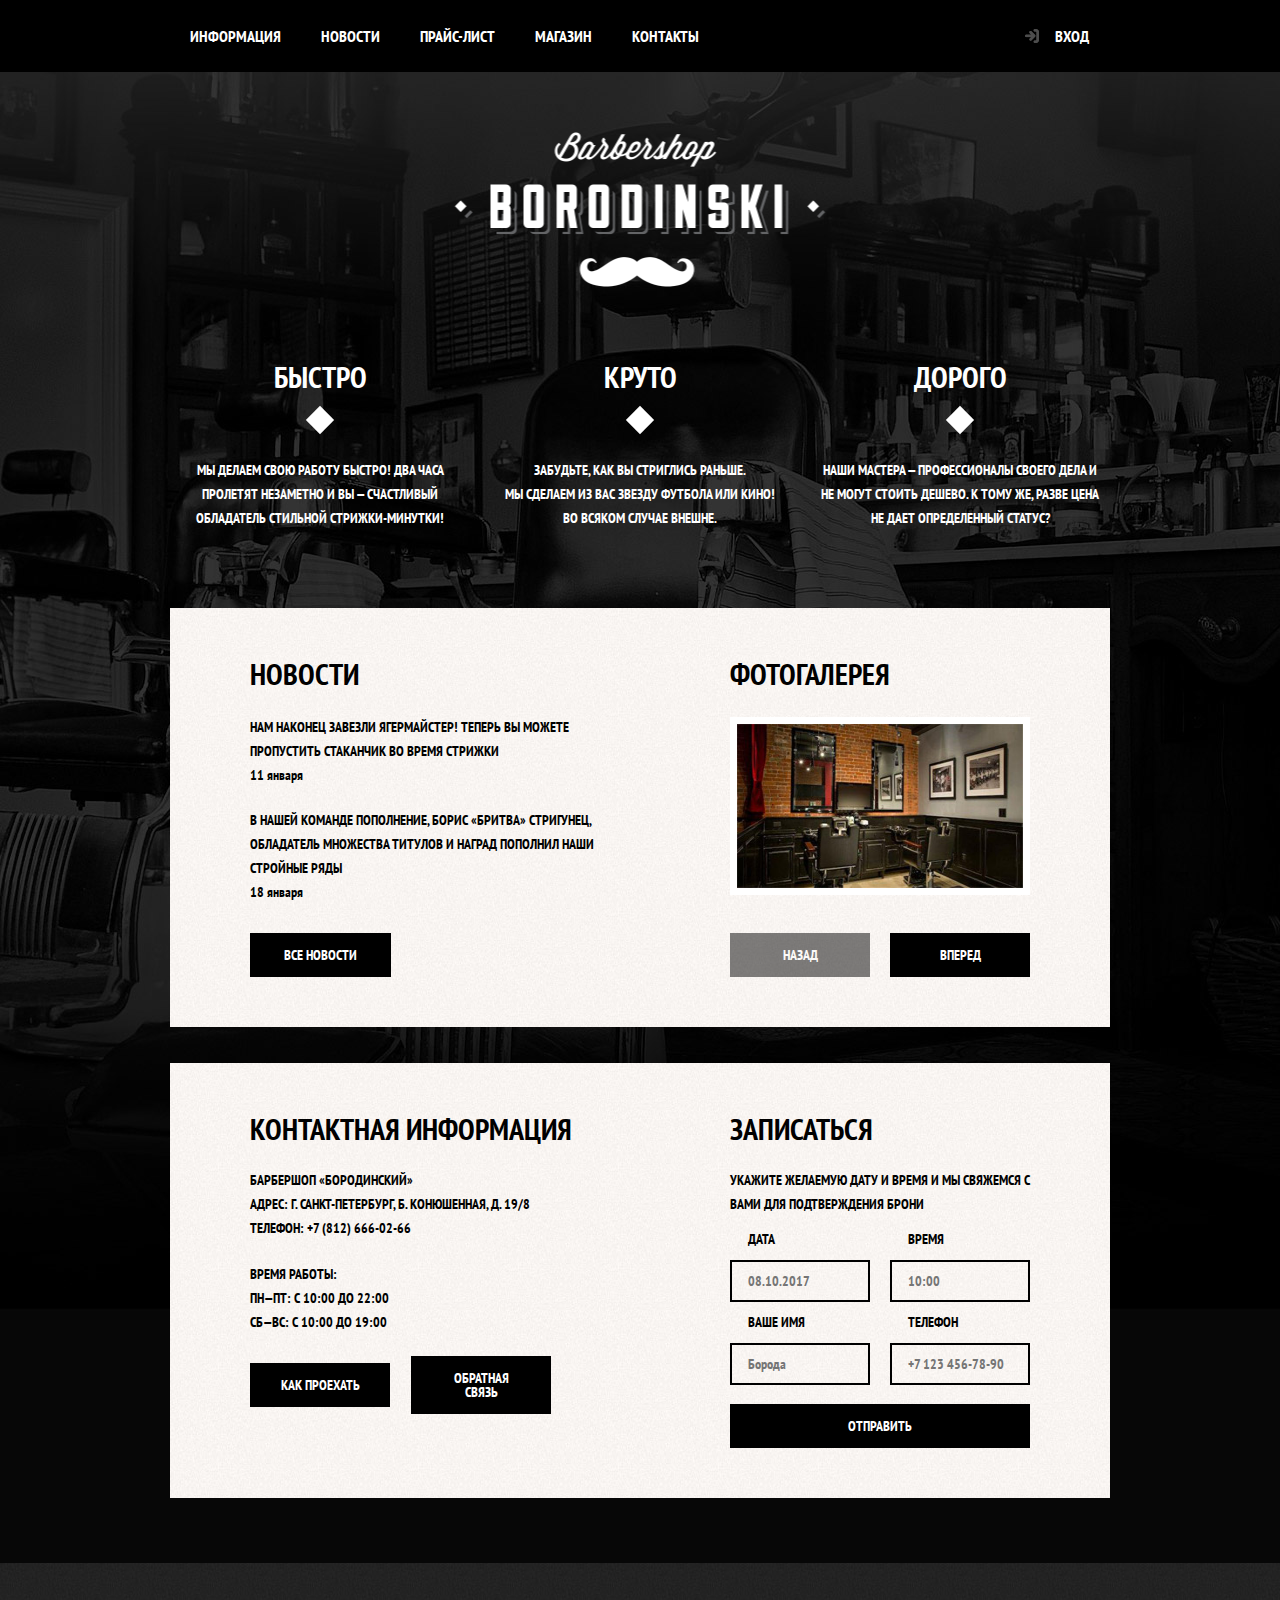
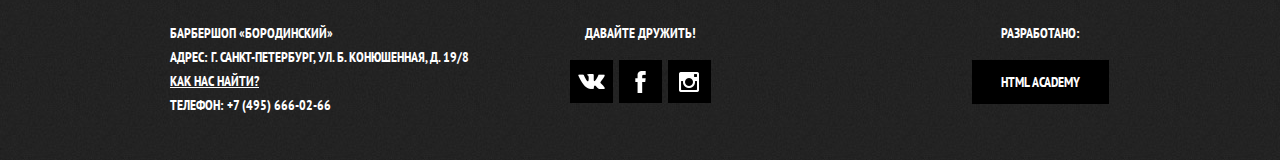
<file: index.html>
<!DOCTYPE html>
<html>
	<head>
		<meta charset="utf-8">
		<title>Barbershop Borodinski</title>
		<link rel="stylesheet" href="css/normalize.css">
		<link rel="stylesheet" href="css/style.css">
		<link href="https://fonts.googleapis.com/css?family=PT+Sans+Narrow:700&amp;subset=cyrillic" rel="stylesheet">
	</head>
	<body class="index-body">
		<!-- Начало шапки -->
		<header class="main-header">
			<div class="main-header-wrapper">
				<div class="container">
					<nav class="header-navigation">
						<ul class="header-navigation-list">
							<li class="header-navigation-item">
								<a href="#" class="header-navigation-link">Информация</a>
							</li>
							<li class="header-navigation-item">
								<a href="#" class="header-navigation-link">Новости</a>
							</li>
							<li class="header-navigation-item">
								<a href="price.html" class="header-navigation-link">Прайс-лист</a>
							</li>
							<li class="header-navigation-item">
								<a href="care_products.html" class="header-navigation-link">Магазин</a>
							</li>
							<li class="header-navigation-item">
								<a href="#" class="header-navigation-link">Контакты</a>
							</li>
						</ul>
					</nav>
					<ul class="user-navigation-list">
						<li class="user-navigation-item login-block">
							<a href="login.html" class="user-login-link popup-link">Вход</a>

							<!-- Начало блока логина -->
							<section class="popup popup-login">
								<h2 class="popup-login-title">Личный кабинет</h2>
								<p>Введите пожалуйста свой логин и пароль</p>
								<form action="https://echo.htmlacademy.ru" method="post" class="popup-login-form">
									<div class="login-field-wrapper">
										<input type="login" name="login" placeholder="Логин">
									</div>
									<div class="password-field-wrapper">
										<input type="password" name="password" placeholder="Пароль">
									</div>
									<input type="checkbox" id="forgot-me" name="forgot-me" class='visually-hidden' checked>
									<div class="login-form-wrapper">
										<label for="forgot-me" class="login-popup-checkbox_label" >Запомните меня</label>
										<a href="#" class="popup-login-forgot_password">Я забыл пароль!</a>
									</div>
									<button type="submit" class="login-form-submit main-button">Войти</button>
								</form>
								<button class="close-popup">Закрыть</button>
							</section>
							<!-- Конец блока логина -->

						</li>
					</ul>
				</div>
			</div>
		</header>
		<!-- Конец шапки -->


		<!-- Начало основного блока -->
		<main class="main-block container">
			<h1 class="visually-hidden">Барбершоп "Бородинский"</h1>
			<img src="img/png/index-logo.png" width="371" height="155" alt="Barbershop Borodinski" class="main-logo">
			<section class="main-features">
				<h2 class="visually-hidden">Преимущества</h2>
				<ul class="features-list">
					<li class="features-item">
						<h3 class="features-item-title">Быстро</h3>
						<p class="features-item-text">Мы делаем свою работу быстро! Два часа пролетят незаметно и вы — счастливый обладатель стильной стрижки-минутки!</p>
					</li>
					<li class="features-item">
						<h3 class="features-item-title">Круто</h3>
						<p class="features-item-text">Забудьте, как вы стриглись раньше.<br> Мы сделаем из вас звезду футбола или кино! Во всяком случае внешне.</p>
					</li>
					<li class="features-item">
						<h3 class="features-item-title">Дорого</h3>
						<p class="features-item-text">Наши мастера — профессионалы своего дела и не могут стоить дешево. К тому же, разве цена не дает определенный статус?</p>
					</li>
				</ul>
			</section>
			<div class="main-wrapper">
				<section class="main-news">
					<h2 class="main-news-title">Новости</h2>
					<ul class="main-news-list">
						<li class="main-news-item">
							<p>Нам наконец завезли Ягермайстер! Теперь вы можете пропустить стаканчик во время стрижки</p>
							<time datetime="2016-01-11">11 января</time>
						</li>
						<li class="main-news-item">
							<p>В нашей команде пополнение, Борис «Бритва» Стригунец, обладатель множества титулов и наград пополнил наши стройные ряды</p>
							<time datetime="2016-01-18">18 января</time>
						</li>
					</ul>
					<a href="#" class="main-news-link main-button">Все новости</a>
				</section>
				<section class="main-gallery">
					<h2 class="main-gallery-title">Фотогалерея</h2>
					<div class="main-gallery-item">
						<a href="#">
							<img src="img/jpg/gallery-item-1.jpg" width="286" height="164" 	alt="Интерьер">
						</a>
					</div>
					<button class="main-gallery-button_prev main-button" disabled>Назад</button>
					<button class="main-gallery-button_next main-button">Вперед</button>
				</section>
			</div>
			<div class="main-wrapper">
				<section class="main-contacts">
					<h2 class="main-contacts-title">Контактная информация</h2>
					<p>
						Барбершоп «Бородинский»<br>
	          Адрес: г. Санкт-Петербург, Б. Конюшенная, д. 19/8<br>
	          Телефон: +7 (812) 666-02-66
	         </p>
					<p>
						Время работы:<br>
	          пн—пт: с 10:00 до 22:00<br>
	          сб—вс: с 10:00 до 19:00
					</p>
					<button class="main-contacts-map main-button">Как проехать</button>
					<button class="main-contacts-feedback main-button">Обратная связь</button>
				</section>
				<section class="main-appointment">
					<h2 class="main-appointment-title">Записаться</h2>
					<p>Укажите желаемую дату и время и мы свяжемся с вами для подтверждения брони</p>
					<form action="https://echo.htmlacademy.ru" method="post" class="main-appointment-form">
						<label>
							<span>Дата</span>
							<input type="text" name="date" placeholder="08.10.2017">
						</label>
						<label>
							<span>Время</span>
							<input type="text" name="time" placeholder="10:00">
						</label>
						<label>
							<span>Ваше имя</span>
							<input type="text" name="name" placeholder="Борода">
						</label>
						<label>
							<span>Телефон</span>
							<input type="tel" name="phone" placeholder="+7 123 456-78-90">
						</label>
						<button type="submit" class="main-appointment-button main-button">Отправить</button>
					</form>
				</section>
			</div>
		</main>
		<!-- Конец основного блока -->


		<!-- Начало подвала -->
		<footer class="main-footer index-footer">
			<div class="main-footer-wrapper">
				<div class="container">
					<p class="footer-contacts">
						Барбершоп «Бородинский»<br>
		        Адрес: г. Санкт-Петербург, ул. Б. Конюшенная, д. 19/8<br>
		        <a href="map.html">Как нас найти?</a><br>
		        Телефон: +7 (495) 666-02-66
					</p>
					<div class="footer-social">
						<h3>Давайте дружить!</h3>
						<ul class="footer-social-list">
							<li class="footer-social-item">
								<a href="#" class="footer-social-link social-vk main-button">Вконтакте</a>
							</li>
							<li class="footer-social-item">
								<a href="#" class="footer-social-link social-fb main-button">Facebook</a>
							</li>
							<li class="footer-social-item">
								<a href="#" class="footer-social-link social-instagram main-button">Instagram</a>
							</li>
						</ul>
					</div>
					<div class="footer-copyrights">
						<h3>Разработано:</h3>
						<a href="https://htmlacademy.ru/" class="footer-copytights-link main-button">HTML Academy</a>
					</div>
				</div>
			</div>
		</footer>
		<!-- Конец подвала -->

		<!-- Начало блока карты -->
		<section class="popup popup-map">
			<h2 class="visually-hidden">Карта</h2>
			<div class="popup-map-block">
				<img class="static-map" src="img/jpg/map.jpg" alt="Карта" width="766" height="560">
				<iframe class="interactive-map" src="https://www.google.com/maps/embed?pb=!1m18!1m12!1m3!1d499.64920900122644!2d30.322824466749204!3d59.938831819223736!2m3!1f0!2f0!3f0!3m2!1i1024!2i768!4f13.1!3m3!1m2!1s0x4696310fca5ba729%3A0xea9c53d4493c879f!2z0JHQvtC70YzRiNCw0Y8g0JrQvtC90Y7RiNC10L3QvdCw0Y8g0YPQuy4sIDE5LCDQodCw0L3QutGCLdCf0LXRgtC10YDQsdGD0YDQsywgMTkxMTg2!5e0!3m2!1sru!2sru!4v1523195289952" width="766" height="560"></iframe>
			</div>
			<button class="close-popup">Закрыть</button>
		</section>
		<!-- Конец блока карты -->
		<div class="block-overlay"></div>

	<script type="text/javascript" src="js/script.js"></script>
	</body>
</html>
</file>
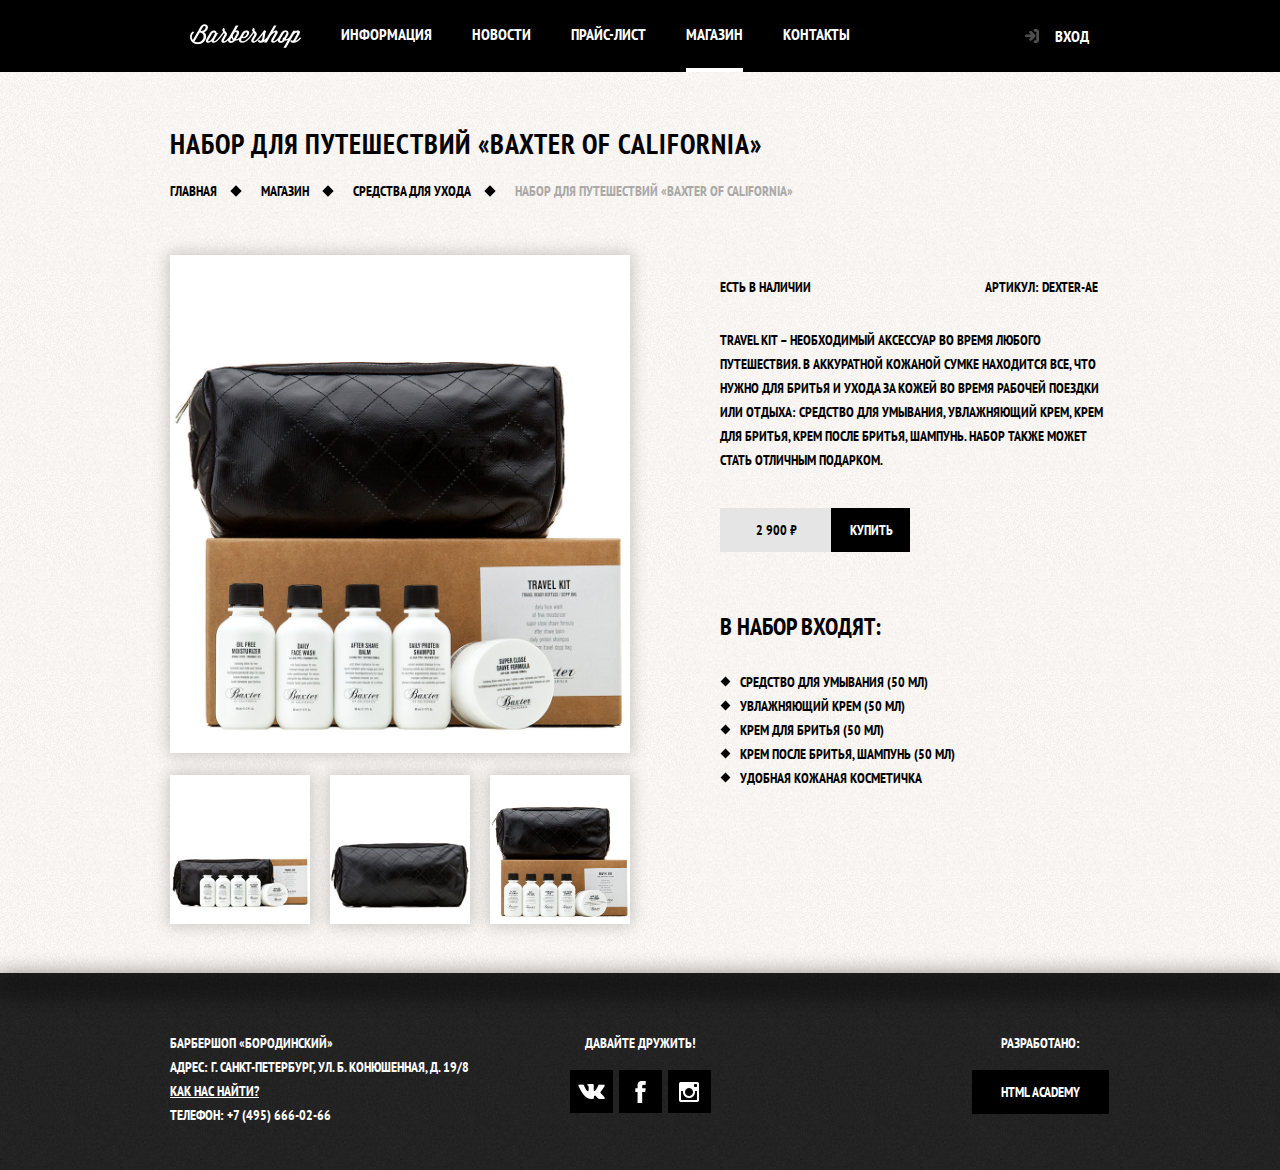
<file: baxter_of_california.html>
<!DOCTYPE html>
<html>
	<head>
		<title>Набор для путешествий «Baxter of California»</title>
		<link rel="stylesheet" href="css/normalize.css">
		<link rel="stylesheet" href="css/style.css">
		<link href="https://fonts.googleapis.com/css?family=PT+Sans+Narrow:700&amp;subset=cyrillic" rel="stylesheet">
	</head>
	<body>
		<!-- Начало шапки -->
		<header class="main-header catalog-header">
			<div class="main-header-wrapper">
				<div class="container">
					<nav class="header-navigation">
						<ul class="header-navigation-list">
							<li class="header-navigation-item">
								<a href="index.html" class="header-navigation-link inner-page-logo">
									<img src="img/png/inner-page-logo.png" alt="Barbershop Borodinski" width="111" height="24">
								</a>
							</li>
							<li class="header-navigation-item">
								<a href="#" class="header-navigation-link">Информация</a>
							</li>
							<li class="header-navigation-item">
								<a href="#" class="header-navigation-link">Новости</a>
							</li>
							<li class="header-navigation-item">
								<a href="#" class="header-navigation-link">Прайс-лист</a>
							</li>
							<li class="header-navigation-item on_page">
							<span class="on_page-mark">Магазин</span>
							</li>
							<li class="header-navigation-item">
								<a href="#" class="header-navigation-link">Контакты</a>
							</li>
						</ul>
					</nav>
					<ul class="user-navigation-list">
						<li class="user-navigation-item login-block">
							<a href="login.html" class="user-login-link popup-link">Вход</a>

							<!-- Начало блока логина -->
							<section class="popup popup-login">
								<h2 class="popup-login-title">Личный кабинет</h2>
								<p>Введите пожалуйста свой логин и пароль</p>
								<form action="https://echo.htmlacademy.ru" method="post" class="popup-login-form">
									<input type="login" name="login" placeholder="Логин">
									<input type="password" name="password" placeholder="Пароль">
									<input type="checkbox" id="forgot-me" name="forgot-me" class='visually-hidden' checked>
									<div class="login-form-wrapper">
										<label for="forgot-me" class="login-popup-checkbox_label" >Запомните меня</label>
										<a href="#" class="popup-login-forgot_password">Я забыл пароль!</a>
									</div>
									<button type="submit" class="login-form-submit main-button">Войти</button>
								</form>
								<button class="close-popup">Закрыть</button>
							</section>
							<!-- Конец блока логина -->

						</li>
					</ul>
				</div>
			</div>
		</header>
		<!-- Конец шапки -->


		<!-- Начало основного блока -->
		<main class="catalog-block">
			<div class="catalog-wrapper container">
				<h1 class="catalog-block-title">Набор для путешествий «Baxter of California»</h1>
				<ul class="catalog-breadcrumbs-list">
					<li class="catalog-breadcrumbs-item">
						<a href="index.html" class="catalog-breadcrumbs-link">Главная</a>
					</li>
					<li class="catalog-breadcrumbs-item">
						<a href="#" class="catalog-breadcrumbs-link">Магазин</a>
					</li>
					<li class="catalog-breadcrumbs-item">
						<a href="care_products.html" class="catalog-breadcrumbs-link">Средства для ухода</a>
					</li>
					<li class="catalog-breadcrumbs-item current">Набор для путешествий «Baxter of California»</li>
				</ul>
				<div class="catalog-gallery-wrapper">
					<section class="catalog-block-gallery">
						<h2 class="visually-hidden">Изображения товара</h2>
						<img src="img/jpg/catalog-img-1.jpg" alt="Фото всего набора" class="gallery-main-image" width="460" height="498">
						<ul class="catalog-gallery-list">
							<li class="catalog-gallery-item">
								<img src="img/jpg/catalog-img-2.jpg" alt="Фото набора" width="140" height="149">
							</li>
							<li class="catalog-gallery-item">
								<img src="img/jpg/catalog-img-3.jpg" alt="Фото сумочки от набора" width="140" height="149">
							</li>
							<li class="catalog-gallery-item">
								<img src="img/jpg/catalog-img-1.jpg" alt="Фото всего набора" width="140" height="149">
							</li>
						</ul>
					</section>
					<section class="catalog-item-information">
						<h2 class="visually-hidden">Описание товара</h2>
						<div class="catalog-available-wrapper">
							<span class="catalog-item-available">Есть в наличии</span>
							<span class="catalog-item-article">Артикул: dexter-ae</span>
						</div>
						<p class="catalog-item-description">Travel Kit – необходимый аксессуар во время любого путешествия. В аккуратной кожаной сумке находится все, что нужно для бритья и ухода за кожей во время рабочей поездки или отдыха: средство для умывания, увлажняющий крем, крем для бритья, крем после бритья, шампунь. Набор также может стать отличным подарком.</p>
						<div class="catalog-item-price_wrapper">
							<span class="catalog-item-price">2 900 ₽</span>
							<button class="catalog-item-buying main-button">Купить</button>
						</div>
						<h3 class="catalog-item-features_title">В набор входят:</h3>
						<ul class="catalog-item-features_list">
							<li class="catalog-item-features_item">Средство для умывания (50 мл)</li>
							<li class="catalog-item-features_item">Увлажняющий крем (50 мл)</li>
							<li class="catalog-item-features_item">Крем для бритья (50 мл)</li>
							<li class="catalog-item-features_item">Крем после бритья, шампунь (50 мл)</li>
							<li class="catalog-item-features_item">Удобная кожаная косметичка</li>
						</ul>
					</section>
				</div>
			</div>
		</main>
		<!-- Конец основного блока -->


		<!-- Начало подвала -->
		<footer class="main-footer">
			<div class="main-footer-wrapper">
				<div class="container">
					<p class="footer-contacts">
						Барбершоп «Бородинский»<br>
		        Адрес: г. Санкт-Петербург, ул. Б. Конюшенная, д. 19/8<br>
		        <a href="map.html">Как нас найти?</a><br>
		        Телефон: +7 (495) 666-02-66
					</p>
					<div class="footer-social">
						<h3>Давайте дружить!</h3>
						<ul class="footer-social-list">
							<li class="footer-social-item">
								<a href="#" class="footer-social-link social-vk main-button">Вконтакте</a>
							</li>
							<li class="footer-social-item">
								<a href="#" class="footer-social-link social-fb main-button">Facebook</a>
							</li>
							<li class="footer-social-item">
								<a href="#" class="footer-social-link social-instagram main-button">Instagram</a>
							</li>
						</ul>
					</div>
					<div class="footer-copyrights">
						<h3>Разработано:</h3>
						<a href="https://htmlacademy.ru/" class="footer-copytights-link main-button">HTML Academy</a>
					</div>
				</div>
			</div>
		</footer>
		<!-- Конец подвала -->

	</body>
</html>
</file>
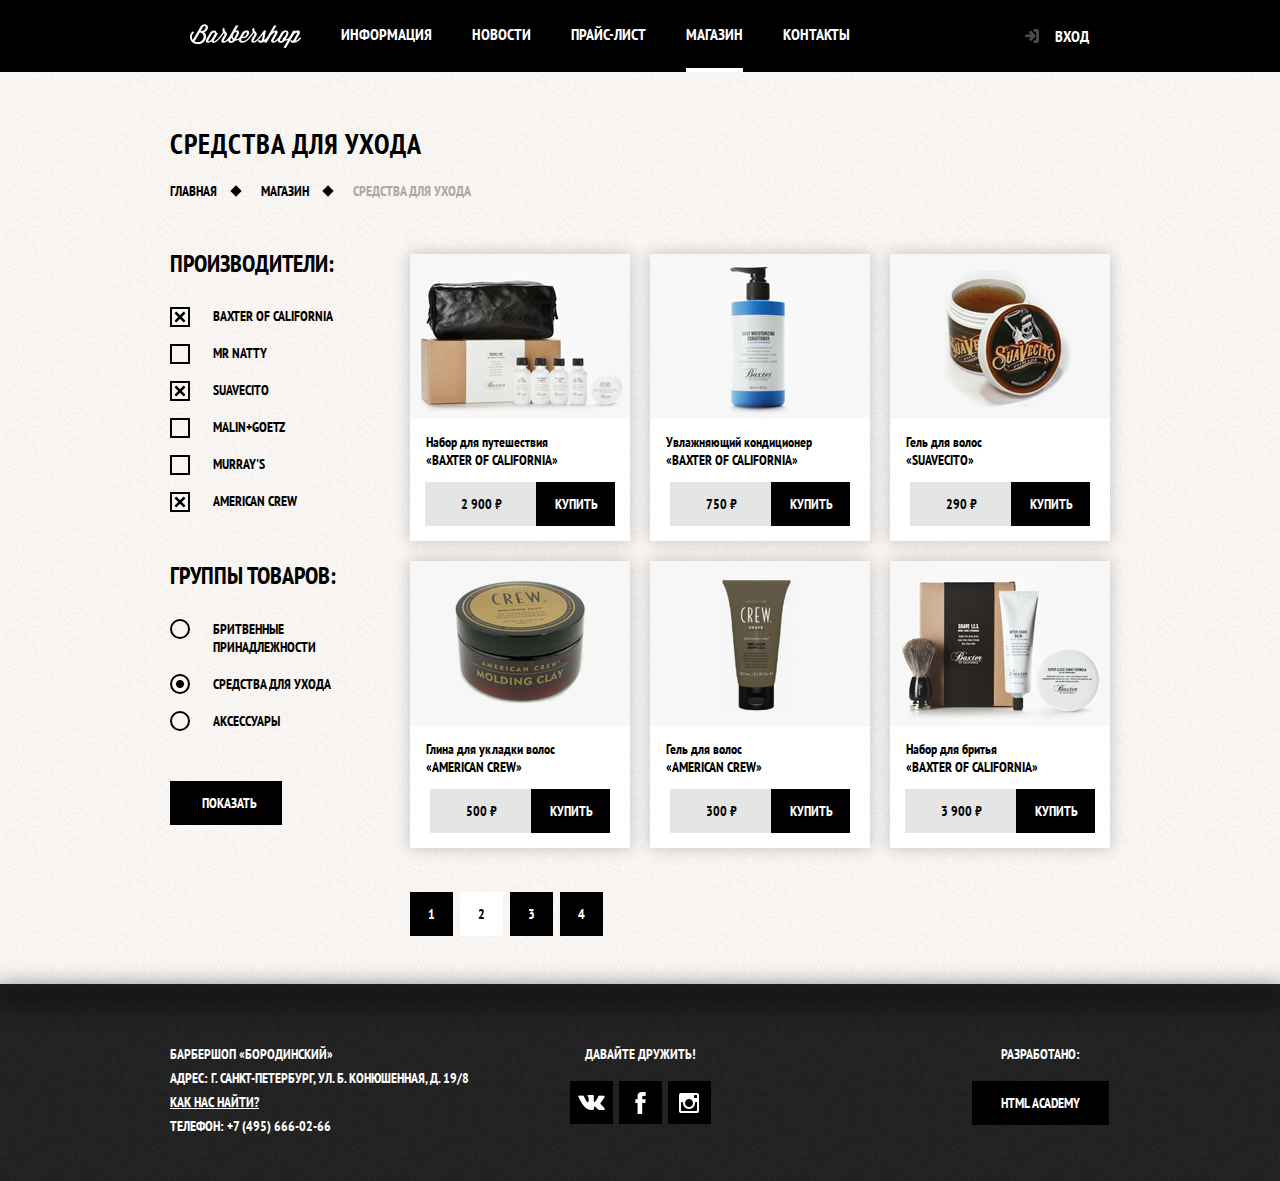
<file: care_products.html>
<!DOCTYPE html>
<html>
	<head>
		<meta charset="utf-8">
		<title>Средства для ухода</title>
		<link rel="stylesheet" href="css/normalize.css">
		<link rel="stylesheet" href="css/style.css">
		<link href="https://fonts.googleapis.com/css?family=PT+Sans+Narrow:700&amp;subset=cyrillic" rel="stylesheet">
	</head>
	<body>
		<!-- Начало шапки -->
		<header class="main-header care_products-header">
			<div class="main-header-wrapper">
				<div class="container">
					<nav class="header-navigation">
						<ul class="header-navigation-list">
							<li class="header-navigation-item">
								<a href="index.html" class="header-navigation-link inner-page-logo">
									<img src="img/png/inner-page-logo.png" alt="Barbershop Borodinski" width="111" height="24">
								</a>
							</li>
							<li class="header-navigation-item">
								<a href="#" class="header-navigation-link">Информация</a>
							</li>
							<li class="header-navigation-item">
								<a href="#" class="header-navigation-link">Новости</a>
							</li>
							<li class="header-navigation-item">
								<a href="price.html" class="header-navigation-link">Прайс-лист</a>
							</li>
							<li class="header-navigation-item on_page">
							<span class="on_page-mark">Магазин</span>
							</li>
							<li class="header-navigation-item">
								<a href="#" class="header-navigation-link">Контакты</a>
							</li>
						</ul>
					</nav>
					<ul class="user-navigation-list">
						<li class="user-navigation-item login-block">
							<a href="login.html" class="user-login-link popup-link">Вход</a>

							<!-- Начало блока логина -->
							<section class="popup popup-login">
								<h2 class="popup-login-title">Личный кабинет</h2>
								<p>Введите пожалуйста свой логин и пароль</p>
								<form action="https://echo.htmlacademy.ru" method="post" class="popup-login-form">
									<input type="login" name="login" placeholder="Логин">
									<input type="password" name="password" placeholder="Пароль">
									<input type="checkbox" id="forgot-me" name="forgot-me" class='visually-hidden' checked>
									<div class="login-form-wrapper">
										<label for="forgot-me" class="login-popup-checkbox_label" >Запомните меня</label>
										<a href="#" class="popup-login-forgot_password">Я забыл пароль!</a>
									</div>
									<button type="submit" class="login-form-submit main-button">Войти</button>
								</form>
								<button class="close-popup">Закрыть</button>
							</section>
							<!-- Конец блока логина -->

						</li>
					</ul>
				</div>
			</div>
		</header>
		<!-- Конец шапки -->


		<!-- Начало основного блока -->
		<main class="catalog-block care_products">
			<div class="catalog-wrapper container">
				<h1 class="catalog-block-title">Средства для ухода</h1>
				<ul class="catalog-breadcrumbs-list">
					<li class="catalog-breadcrumbs-item">
						<a href="index.html" class="catalog-breadcrumbs-link">Главная</a>
					</li>
					<li class="catalog-breadcrumbs-item">
						<a href="#" class="catalog-breadcrumbs-link">Магазин</a>
					</li>
					<li class="catalog-breadcrumbs-item current">Средства для ухода</li>
				</ul>
				<div class="care_products-wrapper">
					<form action="https://echo.htmlacademy.ru" method='post' class="catalog-sort-form">
						<h3 class="sort-manufacturers-title">Производители:</h3>
						<input type="checkbox" id='sort-manufacturers-1' class='visually-hidden' name='baxter-of-california' checked>
						<input type="checkbox" id='sort-manufacturers-2' class='visually-hidden' name='mr-natty'>
						<input type="checkbox" id='sort-manufacturers-3' class='visually-hidden' name='suavecito' checked>
						<input type="checkbox" id='sort-manufacturers-4' class='visually-hidden' name='malin-goetz'>
						<input type="checkbox" id='sort-manufacturers-5' class='visually-hidden' name='murrays'>
						<input type="checkbox" id='sort-manufacturers-6' class='visually-hidden' name='american-crew' checked>
						<div class="sort-manufacturers-wrapper">
							<label for="sort-manufacturers-1">Baxter of California</label>
							<label for="sort-manufacturers-2">Mr Natty</label>
							<label for="sort-manufacturers-3">Suavecito</label>
							<label for="sort-manufacturers-4">Malin+Goetz</label>
							<label for="sort-manufacturers-5">Murray's</label>
							<label for="sort-manufacturers-6">American Crew</label>
						</div>
						<h3 class="sort-group-title">Группы товаров:</h3>
						<input type="radio" name='sort-group' id='sort-group-1' class='visually-hidden' value='razors'>
						<input type="radio" name='sort-group' id='sort-group-2' class='visually-hidden' value='care' checked>
						<input type="radio" name='sort-group' id='sort-group-3' class='visually-hidden' value='accessories'>
						<div class="sort-group-wrapper">
							<label for="sort-group-1">Бритвенные принадлежности</label>
							<label for="sort-group-2">Средства для ухода</label>
							<label for="sort-group-3">Аксессуары</label>
						</div>
						<button type='submit' class="main-button sort-products-apply">Показать</button>
					</form>
					<section class="catalog-products-block">
						<ul class="catalog-products-list">
							<li class="catalog-products-item">
								<img src="img/jpg/care_products/products-1.jpg" alt="Набор для путешествия «Baxter of California»" class="catalog-products-image" width="220" height="165">
								<p class="catalog-products-title">
									<a href='baxter_of_california.html'>Набор для путешествия<span>«Baxter of California»</span></a>
								</p>
							<div class="catalog-item-price_wrapper">
								<span class="catalog-item-price">2 900 ₽</span>
								<button class="catalog-item-buying main-button">Купить</button>
							</div>
							</li>
							<li class="catalog-products-item">
								<img src="img/jpg/care_products/products-2.jpg" alt="Увлажняющий кондиционер «Baxter of California»" class="catalog-products-image" width="220" height="165">
								<p class="catalog-products-title">
									<a href='#'>Увлажняющий кондиционер<span>«Baxter of California»</span></a>
								</p>
							<div class="catalog-item-price_wrapper">
								<span class="catalog-item-price">750 ₽</span>
								<button class="catalog-item-buying main-button">Купить</button>
							</div>
							</li>
							<li class="catalog-products-item">
								<img src="img/jpg/care_products/products-3.jpg" alt="Гель для волос «Suavecito»" class="catalog-products-image" width="220" height="165">
								<p class="catalog-products-title">
									<a href='#'>Гель для волос<span>«Suavecito»</span></a>
								</p>
							<div class="catalog-item-price_wrapper">
								<span class="catalog-item-price">290 ₽</span>
								<button class="catalog-item-buying main-button">Купить</button>
							</div>
							</li>
							<li class="catalog-products-item">
								<img src="img/jpg/care_products/products-4.jpg" alt="Глина для укладки волос «American Crew»" class="catalog-products-image" width="220" height="165">
								<p class="catalog-products-title">
									<a href='#'>Глина для укладки волос<span>«American Crew»</span></a>
								</p>
							<div class="catalog-item-price_wrapper">
								<span class="catalog-item-price">500 ₽</span>
								<button class="catalog-item-buying main-button">Купить</button>
							</div>
							</li>
							<li class="catalog-products-item">
								<img src="img/jpg/care_products/products-5.jpg" alt="Гель для волос «American Crew»" class="catalog-products-image" width="220" height="165">
								<p class="catalog-products-title">
									<a href='#'>Гель для волос<span>«American Crew»</span></a>
								</p>
							<div class="catalog-item-price_wrapper">
								<span class="catalog-item-price">300 ₽</span>
								<button class="catalog-item-buying main-button">Купить</button>
							</div>
							</li>
							<li class="catalog-products-item">
								<img src="img/jpg/care_products/products-6.jpg" alt="Набор для бритья «Baxter of California»" class="catalog-products-image" width="220" height="165">
								<p class="catalog-products-title">
									<a href='#'>Набор для бритья<span>«Baxter of California»</span></a>
								</p>
							<div class="catalog-item-price_wrapper">
								<span class="catalog-item-price">3 900 ₽</span>
								<button class="catalog-item-buying main-button">Купить</button>
							</div>
							</li>
						</ul>
						<ul class="products-pages-list">
							<li class="products-pages-item main-button">
								<a href="#" class="products-pages-link">1</a>
							</li>
							<li class="products-pages-item main-button current">2</li>
							<li class="products-pages-item main-button">
								<a href="#" class="products-pages-link">3</a>
							</li>
							<li class="products-pages-item main-button">
								<a href="#" class="products-pages-link">4</a>
							</li>
						</ul>
					</section>
				</div>
			</div>
		</main>
		<!-- Конец основного блока -->


		<!-- Начало подвала -->
		<footer class="main-footer">
			<div class="main-footer-wrapper">
				<div class="container">
					<p class="footer-contacts">
						Барбершоп «Бородинский»<br>
		        Адрес: г. Санкт-Петербург, ул. Б. Конюшенная, д. 19/8<br>
		        <a href="map.html">Как нас найти?</a><br>
		        Телефон: +7 (495) 666-02-66
					</p>
					<div class="footer-social">
						<h3>Давайте дружить!</h3>
						<ul class="footer-social-list">
							<li class="footer-social-item">
								<a href="#" class="footer-social-link social-vk main-button">Вконтакте</a>
							</li>
							<li class="footer-social-item">
								<a href="#" class="footer-social-link social-fb main-button">Facebook</a>
							</li>
							<li class="footer-social-item">
								<a href="#" class="footer-social-link social-instagram main-button">Instagram</a>
							</li>
						</ul>
					</div>
					<div class="footer-copyrights">
						<h3>Разработано:</h3>
						<a href="https://htmlacademy.ru/" class="footer-copytights-link main-button">HTML Academy</a>
					</div>
				</div>
			</div>
		</footer>
		<!-- Конец подвала -->
		
	</body>
</html>
</file>
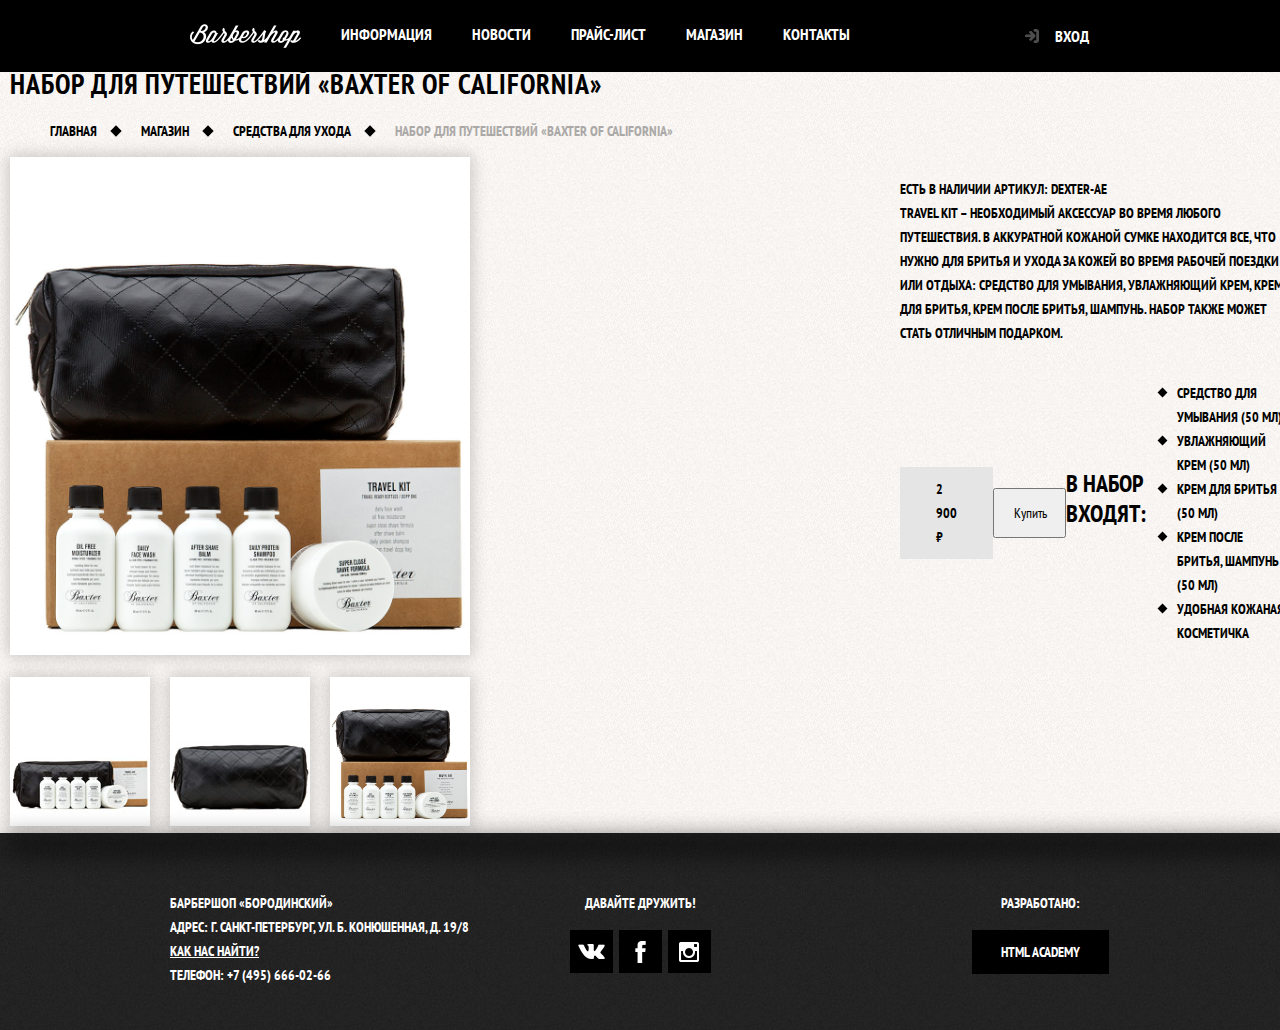
<file: catalog.html>
<!DOCTYPE html>
<html>
	<head>
		<title>Barbershop Borodinski</title>
		<link rel="stylesheet" href="css/normalize.css">
		<link rel="stylesheet" href="css/style.css">
		<link href="https://fonts.googleapis.com/css?family=PT+Sans+Narrow:700&amp;subset=cyrillic" rel="stylesheet">
	</head>
	<body>
		<!-- Начало шапки -->
		<header class="main-header">
			<div class="main-header-wrapper">
				<div class="container">
					<nav class="header-navigation">
						<ul class="header-navigation-list">
							<li class="header-navigation-item">
								<a href="index.html" class="header-navigation-link inner-page-logo">
									<img src="img/png/inner-page-logo.png" alt="Barbershop Borodinski" width="111" height="24">
								</a>
							</li>
							<li class="header-navigation-item">
								<a href="#" class="header-navigation-link">Информация</a>
							</li>
							<li class="header-navigation-item">
								<a href="#" class="header-navigation-link">Новости</a>
							</li>
							<li class="header-navigation-item">
								<a href="#" class="header-navigation-link">Прайс-лист</a>
							</li>
							<li class="header-navigation-item">
								<a href="#" class="header-navigation-link">Магазин</a>
							</li>
							<li class="header-navigation-item">
								<a href="#" class="header-navigation-link">Контакты</a>
							</li>
						</ul>
					</nav>
					<ul class="user-navigation-list">
						<li class="user-navigation-item login-block">
							<a href="login.html" class="user-login-link popup-link">Вход</a>

							<!-- Начало блока логина -->
							<section class="popup popup-login">
								<h2 class="popup-login-title">Личный кабинет</h2>
								<p>Введите пожалуйста свой логин и пароль</p>
								<form action="https://echo.htmlacademy.ru" method="post" class="popup-login-form">
									<input type="login" name="login" placeholder="Логин">
									<input type="password" name="password" placeholder="Пароль">
									<input type="checkbox" id="forgot-me" name="forgot-me" class='visually-hidden' checked>
									<div class="login-form-wrapper">
										<label for="forgot-me" class="login-popup-checkbox_label" >Запомните меня</label>
										<a href="#" class="popup-login-forgot_password">Я забыл пароль!</a>
									</div>
									<button type="submit" class="login-form-submit main-button">Войти</button>
								</form>
								<button class="close-popup">Закрыть</button>
							</section>
							<!-- Конец блока логина -->

						</li>
					</ul>
				</div>
			</div>
		</header>
		<!-- Конец шапки -->


		<!-- Начало основного блока -->
		<main class="catalog-block container">
			<h1 class="catalog-block-title">Набор для путешествий «Baxter of California»</h1>
			<ul class="catalog-breadcrumbs">
				<li class="catalog-breadcrumbs-item">
					<a href="index.html" class="catalog-breadcrumbs-link">Главная</a>
				</li>
				<li class="catalog-breadcrumbs-item">
					<a href="#" class="catalog-breadcrumbs-link">Магазин</a>
				</li>
				<li class="catalog-breadcrumbs-item">
					<a href="#" class="catalog-breadcrumbs-link">Средства для ухода</a>
				</li>
				<li class="catalog-breadcrumbs-item current">Набор для путешествий «Baxter of California»</li>
			</ul>
			<div class="catalog-gallery-wrapper">
				<section class="catalog-block-gallery">
					<img src="img/jpg/catalog-img-1.jpg" alt="Фото всего набора" class="gallery-main-image" width="460" height="498">
					<ul class="catalog-gallery-list">
						<li class="catalog-gallery-item">
							<img src="img/jpg/catalog-img-2.jpg" alt="Фото набора" width="140" height="149">
						</li>
						<li class="catalog-gallery-item">
							<img src="img/jpg/catalog-img-3.jpg" alt="Фото сумочки от набора" width="140" height="149">
						</li>
						<li class="catalog-gallery-item">
							<img src="img/jpg/catalog-img-1.jpg" alt="Фото всего набора" width="140" height="149">
						</li>
					</ul>
				</section>
				<section class="catalog-item-information">
					<span class="catalog-item-available">Есть в наличии</span>
					<span class="catalog-item-article">Артикул: dexter-ae</span>
					<p class="catalog-item-description">Travel Kit – необходимый аксессуар во время любого путешествия. В аккуратной кожаной сумке находится все, что нужно для бритья и ухода за кожей во время рабочей поездки или отдыха: средство для умывания, увлажняющий крем, крем для бритья, крем после бритья, шампунь. Набор также может стать отличным подарком.</p>
					<div class="catalog-item-price_wrapper">
						<span class="catalog-item-price">2 900 ₽</span>
						<button class="catalog-item-buying">Купить</button>
						<h3 class="catalog-item-features_title">В набор входят:</h3>
						<ul class="catalog-item-features_list">
							<li class="catalog-item-features_item">Средство для умывания (50 мл)</li>
							<li class="catalog-item-features_item">Увлажняющий крем (50 мл)</li>
							<li class="catalog-item-features_item">Крем для бритья (50 мл)</li>
							<li class="catalog-item-features_item">Крем после бритья, шампунь (50 мл)</li>
							<li class="catalog-item-features_item">Удобная кожаная косметичка</li>
						</ul>
					</div>
				</section>
			</div>
		</main>
		<!-- Конец основного блока -->


		<!-- Начало подвала -->
		<footer class="main-footer">
			<div class="main-footer-wrapper">
				<div class="container">
					<p class="footer-contacts">
						Барбершоп «Бородинский»<br>
		        Адрес: г. Санкт-Петербург, ул. Б. Конюшенная, д. 19/8<br>
		        <a href="map.html">Как нас найти?</a><br>
		        Телефон: +7 (495) 666-02-66
					</p>
					<div class="footer-social">
						<h3>Давайте дружить!</h3>
						<ul class="footer-social-list">
							<li class="footer-social-item">
								<a href="#" class="footer-social-link social-vk main-button">Вконтакте</a>
							</li>
							<li class="footer-social-item">
								<a href="#" class="footer-social-link social-fb main-button">Facebook</a>
							</li>
							<li class="footer-social-item">
								<a href="#" class="footer-social-link social-instagram main-button">Instagram</a>
							</li>
						</ul>
					</div>
					<div class="footer-copyrights">
						<h3>Разработано:</h3>
						<a href="https://htmlacademy.ru/" class="footer-copytights-link main-button">HTML Academy</a>
					</div>
				</div>
			</div>
		</footer>
		<!-- Конец подвала -->

	</body>
</html>
</file>
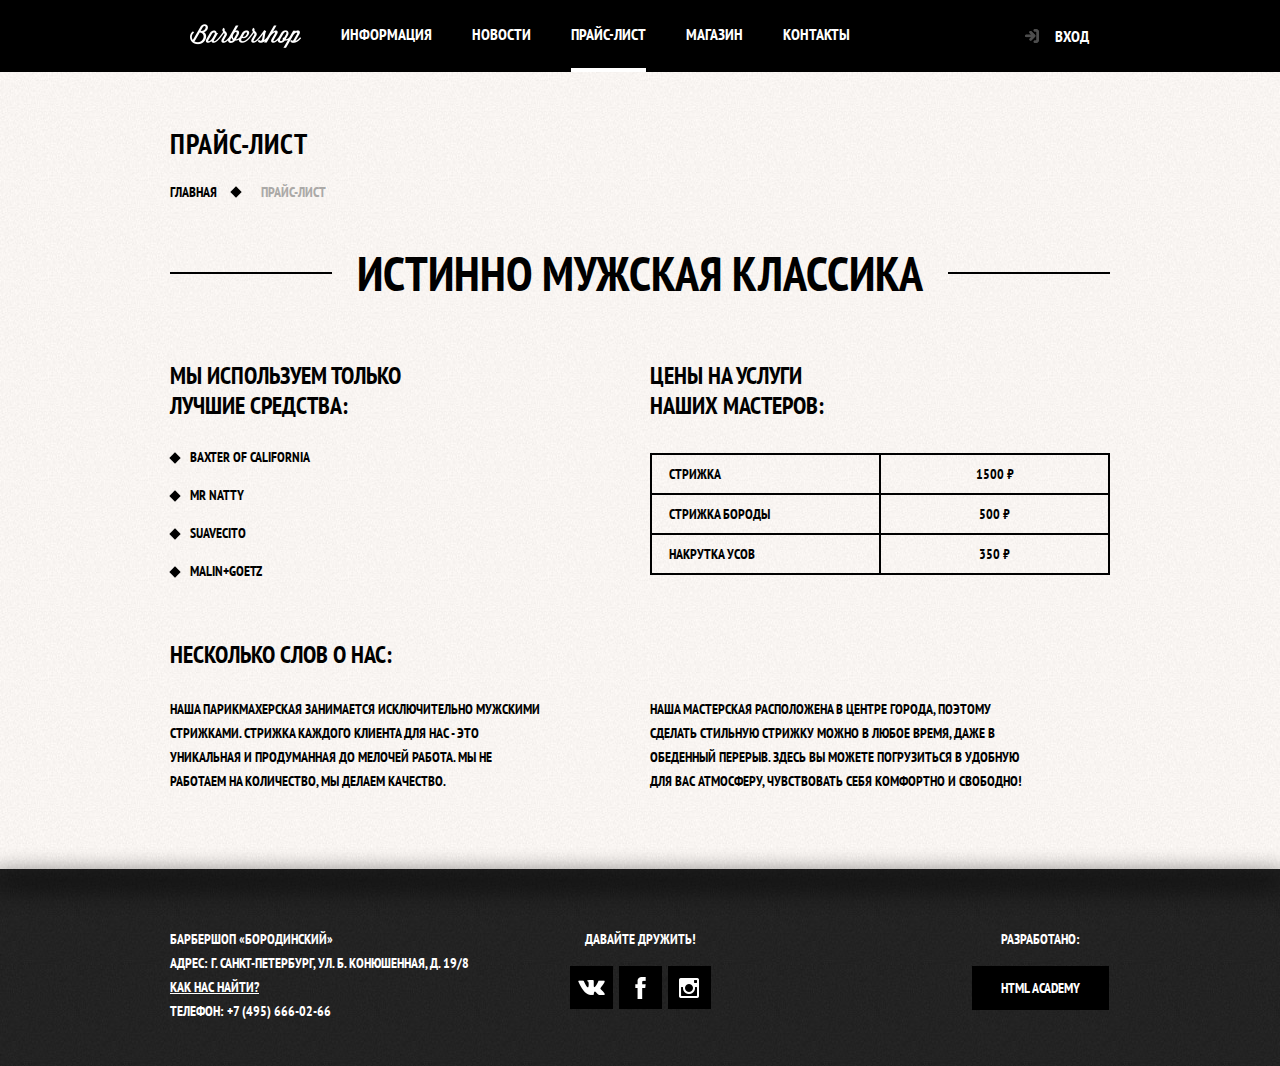
<file: price.html>
<!DOCTYPE html>
<html>
	<head>
		<meta charset="utf-8">
		<title>Средства для ухода</title>
		<link rel="stylesheet" href="css/normalize.css">
		<link rel="stylesheet" href="css/style.css">
		<link href="https://fonts.googleapis.com/css?family=PT+Sans+Narrow:700&amp;subset=cyrillic" rel="stylesheet">
	</head>
	<body>
		<!-- Начало шапки -->
		<header class="main-header care_products-header">
			<div class="main-header-wrapper">
				<div class="container">
					<nav class="header-navigation">
						<ul class="header-navigation-list">
							<li class="header-navigation-item">
								<a href="index.html" class="header-navigation-link inner-page-logo">
									<img src="img/png/inner-page-logo.png" alt="Barbershop Borodinski" width="111" height="24">
								</a>
							</li>
							<li class="header-navigation-item">
								<a href="#" class="header-navigation-link">Информация</a>
							</li>
							<li class="header-navigation-item">
								<a href="#" class="header-navigation-link">Новости</a>
							</li>
							<li class="header-navigation-item on_page">
								<span class="on_page-mark">Прайс-лист</span>
							</li>
							<li class="header-navigation-item">
								<a href="care_products.html" class="header-navigation-link">Магазин</a>
							</li>
							<li class="header-navigation-item">
								<a href="#" class="header-navigation-link">Контакты</a>
							</li>
						</ul>
					</nav>
					<ul class="user-navigation-list">
						<li class="user-navigation-item login-block">
							<a href="login.html" class="user-login-link popup-link">Вход</a>

							<!-- Начало блока логина -->
							<section class="popup popup-login">
								<h2 class="popup-login-title">Личный кабинет</h2>
								<p>Введите пожалуйста свой логин и пароль</p>
								<form action="https://echo.htmlacademy.ru" method="post" class="popup-login-form">
									<input type="login" name="login" placeholder="Логин">
									<input type="password" name="password" placeholder="Пароль">
									<input type="checkbox" id="forgot-me" name="forgot-me" class='visually-hidden' checked>
									<div class="login-form-wrapper">
										<label for="forgot-me" class="login-popup-checkbox_label" >Запомните меня</label>
										<a href="#" class="popup-login-forgot_password">Я забыл пароль!</a>
									</div>
									<button type="submit" class="login-form-submit main-button">Войти</button>
								</form>
								<button class="close-popup">Закрыть</button>
							</section>
							<!-- Конец блока логина -->

						</li>
					</ul>
				</div>
			</div>
		</header>
		<!-- Конец шапки -->


		<!-- Начало основного блока -->
		<main class="catalog-block price-page">
			<div class="catalog-wrapper container">
				<h1 class="price-page-title">Прайс-лист</h1>
				<ul class="catalog-breadcrumbs-list">
					<li class="catalog-breadcrumbs-item">
						<a href="index.html" class="catalog-breadcrumbs-link">Главная</a>
					</li>
					<li class="catalog-breadcrumbs-item current">Прайс-лист</li>
				</ul>
				<div class="price-title-wrapper">
					<h2 class="price-title-text">Истинно мужская классика</h2>
				</div>
				<div class="price-blocks-wrapper">
					<section class="price-care-block">
						<h3 class="price-care-title">Мы используем только лучшие средства:</h3>
						<ul class="price-care-list">
							<li class="price-care-item">Baxter of California</li>
							<li class="price-care-item">Mr Natty</li>
							<li class="price-care-item">Suavecito</li>
							<li class="price-care-item">Malin+Goetz</li>
						</ul>
					</section>
					<section class="price-offer-info">
						<h3 class="price-offer-title">Цены на услуги наших мастеров:</h3>
						<table class="price-offer-table">
							<tr>
								<td>Стрижка</td>
								<td>1500 ₽</td>
							</tr>
							<tr>
								<td>Стрижка бороды</td>
								<td>500 ₽</td>
							</tr>
							<tr>
								<td>Накрутка усов</td>
								<td>350 ₽</td>
							</tr>
						</table>
					</section>
				</div>
				<section class="price-about-block">
					<h3 class="price-about-title">Несколько слов о нас:</h3>
					<ul class="price-about-list">
						<li class="price-about-item">Наша парикмахерская занимается исключительно мужскими стрижками. Стрижка каждого клиента для нас - это уникальная и продуманная до мелочей работа. Мы не работаем на количество, мы делаем качество.</li>
						<li class="price-about-item">Наша мастерская расположена в центре города, поэтому сделать стильную стрижку можно в любое время, даже в обеденный перерыв. Здесь вы можете погрузиться в удобную для вас атмосферу, чувствовать себя комфортно и свободно!</li>
					</ul>
				</section>
			</div>
		</main>
		<!-- Конец основного блока -->


		<!-- Начало подвала -->
		<footer class="main-footer">
			<div class="main-footer-wrapper">
				<div class="container">
					<p class="footer-contacts">
						Барбершоп «Бородинский»<br>
		        Адрес: г. Санкт-Петербург, ул. Б. Конюшенная, д. 19/8<br>
		        <a href="map.html">Как нас найти?</a><br>
		        Телефон: +7 (495) 666-02-66
					</p>
					<div class="footer-social">
						<h3>Давайте дружить!</h3>
						<ul class="footer-social-list">
							<li class="footer-social-item">
								<a href="#" class="footer-social-link social-vk main-button">Вконтакте</a>
							</li>
							<li class="footer-social-item">
								<a href="#" class="footer-social-link social-fb main-button">Facebook</a>
							</li>
							<li class="footer-social-item">
								<a href="#" class="footer-social-link social-instagram main-button">Instagram</a>
							</li>
						</ul>
					</div>
					<div class="footer-copyrights">
						<h3>Разработано:</h3>
						<a href="https://htmlacademy.ru/" class="footer-copytights-link main-button">HTML Academy</a>
					</div>
				</div>
			</div>
		</footer>
		<!-- Конец подвала -->
		
	</body>
</html>
</file>
<file: css/style.css>
body {
	font-family: "PT Sans Narrow", "Arial", sans-serif; 
	font-size: 14px;
	line-height: 24px;
	text-transform: uppercase;
	color: #ffffff;
	font-weight: 700;
	background-color: #000000;
}

a {
	text-decoration: none;
}

.index-body {
	background-image: url("../img/jpg/index-bg-image.jpg");
	background-repeat: no-repeat;
	background-position: center 40px;
}

.visually-hidden {
	position: absolute;
	overflow: hidden;
	clip: rect(0 0 0 0);
	height: 1px;
	width: 1px;
	margin: -1px;
	padding: 0;
	border: 0;
}

.container {
	width: 940px;
	padding: 0 10px;
	margin: 0 auto;
}

.block-overlay {
	display: none;
	position: fixed;
	top: 0;
	left: 0;
	width: 100%;
	height: 100%;
	background-color: rgba(0, 0, 0, 0.3);
	z-index: 9;
}

.show-overlay {
	display: block;
}

	/*	Начало шапки	*/
.main-header {
	background-color: #000000;
}

.main-header ul {
	list-style: none;
	margin: 0;
	padding: 0;
}

.main-header-wrapper {
	width: 100%;
	background-color: #000000;
}

.index-body .main-header-wrapper {
	margin-bottom: 60px;
}

.main-header-wrapper .container {
	display: flex;
	justify-content: space-between;
}

.header-navigation-list {
	display: flex;
	width: 720px;
}

.index-body .header-navigation-item {
	padding: 26px 20px;
}

.header-navigation-item {
	padding: 24px 20px 20px;
}

.header-navigation-link,
.header-navigation-item {
	color: #ffffff;
	font-size: 16px;
	line-height: 20px;
}

.header-navigation-link:hover,
.header-navigation-item:hover,
.user-login-link:hover,
.header-navigation-link:focus,
.header-navigation-item:focus,
.user-login-link:focus {
	background-color: #242424;
}

.on_page:hover,
.on_page:focus {
	background-color: #000000;
	cursor: default;
}

.on_page-mark {
	position: relative;
}

.on_page-mark:after {
	content: "";
	position: absolute;
	width: 100%;
	height: 4px;
	background-color: #ffffff;
	bottom: -28px;
	left: 0;
}

.user-navigation-list {
	display: flex;
	max-width: 140px;
}

.user-login-link {
	position: relative;
	padding: 26px 20px 26px 52px;
	margin: 0;
	display: block;
	vertical-align: middle;
	color: #ffffff;
	font-size: 16px;
	line-height: 20px;
	width: 107px;
	box-sizing: border-box;
}

.user-login-link::before {
	content: "";
	position: absolute;
	width: 16px;
	height: 16px;
	background-image: url("../img/png/login-icon.png");
	background-position: center;
	background-repeat: no-repeat;
	vertical-align: top;
	left: 21px;
	top: 28px;
	opacity: 0.3;
}

.user-login-link:hover::before {
	opacity: 1;
}

.popup-login {
	display: none;
	position: fixed;
	width: 460px;
	top: 120px;
	left: 50%;
	margin-left: -230px;
	background-color: #ffffff;
	background-image: url("../img/jpg/block-bg.jpg");
	background-repeat: repeat;
	background-position: 0 0;
	box-shadow: 0 30px 50px 0 rgba(0, 0, 0, 0.75);
	color: #000000;
	z-index: 10;
	padding: 45px 80px 60px 80px;
	box-sizing: border-box;
}

.popup-login-title {
	font-size: 30px;
}

.login-form-wrapper {
	display: flex;
	justify-content: space-between;
	margin-top: 6px;
	margin-bottom: 17px;
}

.popup-login-form input:not([type="checkbox"]) {
	font: inherit;
	background-color: #f9f6f3;
	border: 2px solid #000000;
	text-transform: uppercase;
	box-sizing: border-box;
	height: 43px;
	width: 100%;
	margin-bottom: 9px;
	padding: 7px 35px 7px 16px;
}

.popup-login-form input:focus {
	border-color: #663d15;
	outline: none;
}

.login-field-wrapper {
	position: relative;
}

.login-field-wrapper::before {
	content: "";
	position: absolute;
	width: 13px;
	height: 13px;
	background-image: url("../img/png/login-field-icon.png");
	background-position: center;
	background-repeat: no-repeat;
	right: 15px;
	top: 14px;
}

.password-field-wrapper {
	position: relative;
}

.password-field-wrapper::before {
	content: "";
	position: absolute;
	width: 13px;
	height: 13px;
	background-image: url("../img/png/password-field-icon.png");
	background-position: center;
	background-repeat: no-repeat;
	right: 15px;
	top: 14px;
}

.login-popup-checkbox_label:hover,
.login-popup-checkbox_label:focus {
	color: #663d15;
}

.login-popup-checkbox_label {
	position: relative;
	padding-left: 30px;
}

.login-popup-checkbox_label::before {
	content: "";
	position: absolute;
	width: 20px;
	height: 20px;
	box-sizing: border-box;
	border: 2px solid #000000;
	top: 2px;
	left: 0;
}

#forgot-me:checked ~ .login-form-wrapper .login-popup-checkbox_label::before {
	background-image: url("../img/png/checkbox-icon.png");
	background-position: center;
	background-repeat: no-repeat;
}

.popup-login-forgot_password {
	text-decoration: underline;
	color: #000000;
}

.popup-login-forgot_password:hover,
.popup-login-forgot_password:focus {
	text-decoration: none;
}

.login-form-submit {
	width: 100%;
}

.close-popup {
	font-size: 0;
	position: absolute;
	right: -30px;
	top: 7px;
	border: none;
	background-color: transparent;
	background-image: url("../img/png/close-popup.png");
	background-position: center;
	background-repeat: no-repeat;
	width: 20px;
	height: 20px;
	cursor: pointer;
}

	/*	Конец шапки	*/


	/*	Начало основного блока	*/
.main-logo {
	margin-left: 50%;
	transform: translateX(-50%);
	margin-bottom: 62px;
}

.main-button {
	display: inline-block;
	color: #ffffff;
	padding: 15px 34px;
	background-color: #000000;
	border: none;
	text-transform: uppercase;
	text-align: center;
	vertical-align: middle;
	font: inherit;
	line-height: 14px;
	cursor: pointer;
}

.main-button:hover,
.main-button:focus,
.main-button:active {
background-color: #663d15;
}

.main-button:disabled {
	cursor: default;
	opacity: 0.5;
	background-color: #000000;
}

.main-block h3,
.main-block h2 {
	font-size: 30px;
	line-height: 42px;
}

.main-features {
	margin-bottom: 78px;
}

.features-list {
	display: flex;
	list-style: none;
	padding: 0;
	margin: 0;
	margin-bottom: 78px;
}

.features-item {
	position: relative;
	max-width: 300px;
}

.features-item::before {
	content: "";
	position: absolute;
	width: 20px;
	height: 20px;
	background-color: #ffffff;
	left: 50%;
	margin-left: -10px;
	top: 54px;
	transform: rotate(45deg);
}

.features-item:nth-child(2) {
	margin: 0 20px 0;
}

.features-item-title {
	margin: 0;
	padding: 0;
	margin-bottom: 60px;
	text-align: center;
}

.features-item-text {
	margin: 0;
	padding: 0 8px 0;
	text-align: center;
}

.main-wrapper {
	display: flex;
	justify-content: space-between;
	background-color: #ffffff;
	background-image: url("../img/jpg/block-bg.jpg");
	background-position: 0 0;
	background-repeat: repeat;
	color: #000000;
	padding: 45px 80px 50px;
	margin-bottom: 36px;
}

.main-news {
	width: 380px;
}

.main-news-list {
	list-style: none;
	padding: 0;
	margin: 0;
	margin-bottom: 29px;
}

.main-news-title {
	margin: 0;
	margin-bottom: 20px;
	padding: 0;
	text-align: left;
}

.main-news-item {
	margin-bottom: 21px;
}

.main-news-item p {
	margin: 0;
	padding: 0;
	padding-right: 10px;
}

.main-news-item time {
	text-transform: none;
}

.main-gallery {
	width: 300px;
}

.main-gallery-title {
	margin: 0;
	margin-bottom: 22px;
	padding: 0;
}

.main-gallery-item {
	height: 164px;
	margin-bottom: 38px;
	background-color: #cccccc;
	border: 7px solid #ffffff;
}

.main-gallery-item img {
	width: 286px;
	height: 164px;
}

.main-gallery-button_prev,
.main-gallery-button_next {
	width: 140px;
}

.main-gallery-button_next {
	margin-left: 17px;
}

.main-contacts {
	width: 380px;
}

.main-contacts-title {
	margin: 0;
	padding: 0;
	margin-bottom: 18px;
}

.main-contacts p {
	margin: 0;
	margin-bottom: 22px;
	padding: 0;
}

.main-contacts-map {
	width: 140px;
	padding: 15px 30px;
}

.main-contacts-feedback {
	width: 140px;
	padding: 15px 25px;
	margin-left: 18px;
}

.main-appointment {
	width: 300px;
}

.main-appointment-title {
	margin: 0;
	padding: 0;
	margin-bottom: 18px;
}

.main-appointment p {
	margin: 0;
	margin-bottom: 11px;
	padding: 0;
}

.main-appointment-form {
	display: flex;
	flex-wrap: wrap;
	justify-content: space-between;
}

.main-appointment-form label {
	display: block;
	width: 140px;
	margin-bottom: 8px;
}

.main-appointment-form span {
	margin-left: 18px;
}

.main-appointment-form input {
	box-sizing: border-box;
	width: 140px;
	font: inherit;
	background-color: transparent;
	border: 2px solid #000000;
	margin-top: 9px;
	padding: 7px 16px;
}

.main-appointment-form input:focus {
	border-color: #663d15;
	outline: none;
}

.main-appointment-button {
	margin-top: 11px;
	width: 100%;
}

.index-footer {
	margin-top: 65px;
	color: #ffffff;
}

.main-footer-wrapper {
	width: 100%;
	padding: 58px 0 43px;
	background-color: #212121;
	background-image: url("../img/jpg/footer-bg.jpg");
	background-repeat: repeat;
	background-position: 0 0;
}

.main-footer .container {
	display: flex;
	justify-content: space-between;
}

.main-footer h3 {
	font-size: inherit;
	margin: 0;
	margin-bottom: 15px;
	padding: 0;
}

.main-footer p {
	margin: 0;
	padding: 0;
}

.footer-contacts {
	width: 320px;
}

.footer-contacts a {
	color: #ffffff;
	text-decoration: underline;
}

.footer-contacts a:hover,
.footer-contacts a:focus {
	text-decoration: none;
}

.footer-social {
	margin-right: auto;
	width: 300px;
	text-align: center;
}

.footer-social-list {
	list-style: none;
	margin: 0;
	padding: 0;
	display: flex;
	justify-content: center;
	flex-wrap: wrap;
}

.footer-social-item {
	width: 43px;
	height: 43px;
}

.footer-social-item:not(:last-child) {
	margin-right: 6px;
}

.footer-social-link {
	padding: 0;
	margin: 0;
	font-size: 0;
	color: #ffffff;
	width: 43px;
	height: 43px;
}

.social-vk {
	background-image: url("../img/png/social-vk.png");
	background-position: center;
	background-repeat: no-repeat;
}

.social-vk:hover {
	background-image: url("../img/png/social-vk-black.png");
}

.social-fb {
	background-image: url("../img/png/social-facebook.png");
	background-position: center;
	background-repeat: no-repeat;
}

.social-fb:hover {
	background-image: url("../img/png/social-facebook-black.png");
}

.social-instagram {
	background-image: url("../img/png/social-instagram.png");
	background-position: center;
	background-repeat: no-repeat;
}

.social-instagram:hover {
	background-image: url("../img/png/social-instagram-black.png");
}

.footer-social-link:hover,
.footer-social-link:focus {
	color: #000000;
	background-color: #ffffff;
}

.footer-copyrights {
	width: 140px;
	text-align: center;
}

.footer-copytights-link {
	padding: 15px 29px;
}

.footer-copytights-link:hover,
.footer-copytights-link:focus {
	color: #000000;
	background-color: #ffffff;
}

.popup-map {
	display: none;
	position: fixed;
	top: 100px;
	left: 50%;
	margin-left: -390px;
	border: 7px solid #ffffff;
	background-color: #f1efe8;
	box-shadow: 0 30px 50px 0 rgba(0, 0, 0, 0.75);
	width: 780px;
	height: 574px;
	box-sizing: border-box;
	z-index: 10;
}

.popup-map-block {
	width: 766px;;
	height: 560px;
}

.static-map {
	z-index: 10;
}

.interactive-map {
	position: absolute;
	left: 0;
	top: 0;
	z-index: 11;
	border: 0;
	width: 766px;
	height: 560px;
}

.show-popup {
	display: block;
}

	/*	Конец основного блока	*/


	/*	Начало основного блок товара "Набор для путешествий" */

.catalog-block {
	color: #000000;
	width: 100%;
	background-image: url("../img/jpg/block-bg.jpg");
	background-position: 0 0;
	background-repeat: repeat;
}

.catalog-block::after {
	position: absolute;
	content: "";
	height: 0;
	width: 100%;
	box-shadow: 0 12px 25px 5px #000000;
}

.catalog-wrapper {
	padding-top: 60px;
	padding-bottom: 42px;
}

.catalog-gallery-wrapper {
	display: flex;
	justify-content: space-between;
}

.catalog-block-title {
	margin: 0;
	margin-bottom: 23px;
	padding: 0;
	letter-spacing: 0.95px;
}

.catalog-breadcrumbs-list {
	list-style: none;
	margin: 0;
	margin-bottom: 52px;
	padding: 0;
}

.catalog-breadcrumbs-item {
	display: inline-block;
	vertical-align: top;
	position: relative;
}

.catalog-breadcrumbs-item:not(:last-child) {
	padding-right: 41px;
}

.catalog-breadcrumbs-item:not(:last-child)::after {
	content: "";
	position: absolute;	
	width: 8px;
	height: 8px;
	background-color: #000000;
	right: 18px;
	top: 8px;
	transform: rotate(45deg);
}

.catalog-breadcrumbs-item:last-child {
	color: #aba9a7;
	cursor: default;
}

.catalog-breadcrumbs-link {
	color: #000000;
}

.catalog-block-gallery {
	width: 460px;
}

.catalog-block-gallery img {
	box-shadow: 0 0 15px 2px rgba(0, 0, 0, 0.2);
}

.gallery-main-image {
	margin-bottom: 15px;
}

.catalog-gallery-list {
	list-style: none;
	padding: 0;
	margin: 0;
	display: flex;
	justify-content: space-between;
}

.catalog-item-information {
	width: 390px;
	padding-top: 20px;
}

.catalog-available-wrapper {
	display: flex;
	justify-content: space-between;
	padding-right: 12px;
	margin-bottom: 29px;
}

.catalog-item-description {
	padding: 0;
	margin: 0;
	margin-bottom: 36px;
}

.catalog-item-price_wrapper {
	display: flex;
	justify-content: flex-start;
	align-items: center;
	margin-bottom: 60px;
}

.catalog-item-price {
	display: inline-block;
	background-color: #e5e5e5;
	padding: 10px 34px 10px 36px;
}

.catalog-item-buying {
	padding: 15px 17px 15px 19px;
}

.catalog-item-features_title {
	padding: 0;
	margin: 0;
	margin-bottom: 28px;
	font-size: 24px;
	line-height: 30px;
}

.catalog-item-features_list {
	margin: 0;
	padding: 0;
	list-style: none;
}

.catalog-item-features_item {
	position: relative;
	padding-left: 20px;
}

.catalog-item-features_item:before {
	content: "";
	position: absolute;
	width: 7px;
	height: 7px;
	background-color: #000000;
	transform: rotate(45deg);
	left: 2px;
	top: 8px;
}

/*	Конец основного блок товара "Набор для путешествий" */

/*	Начало блока каталога средств для ухода*/

.care_products .catalog-wrapper {
	padding-bottom: 48px;
}

.care_products-wrapper {
	display: flex;
	justify-content: space-between;
}

.care_products .catalog-breadcrumbs-list {
	margin-bottom: 46px;
}

.catalog-sort-form {
	width: 220px
}

.catalog-sort-form h3 {
	padding: 0;
	margin: 0;
	font-size: 24px;
	line-height: 30px;
	margin-bottom: 19px;
}

.sort-manufacturers-wrapper {
	margin-bottom: 41px;
}

.sort-manufacturers-wrapper label {
	display: block;
	padding: 6px 0 7px;
	padding-left: 43px;
	position: relative;
}

.sort-manufacturers-wrapper label::after {
	content: "";
	position: absolute;
	width: 20px;
	height: 20px;
	box-sizing: border-box;
	border: 2px solid #000000;
	left: 0;
	top: 9px;
}

#sort-manufacturers-1:checked ~ .sort-manufacturers-wrapper label[for='sort-manufacturers-1']::after,
#sort-manufacturers-2:checked ~ .sort-manufacturers-wrapper label[for='sort-manufacturers-2']::after,
#sort-manufacturers-3:checked ~ .sort-manufacturers-wrapper label[for='sort-manufacturers-3']::after,
#sort-manufacturers-4:checked ~ .sort-manufacturers-wrapper label[for='sort-manufacturers-4']::after,
#sort-manufacturers-5:checked ~ .sort-manufacturers-wrapper label[for='sort-manufacturers-5']::after,
#sort-manufacturers-6:checked ~ .sort-manufacturers-wrapper label[for='sort-manufacturers-6']::after {
	background-image: url("../img/png/checkbox-icon.png");
	background-position: center;
	background-repeat: no-repeat;
}

.sort-group-wrapper {
	margin-bottom: 42px;
}

.sort-group-wrapper label {
	display: block;
	line-height: 18px;
	padding: 10px 1px 9px;
	padding-left: 43px;
	position: relative;
}

.sort-group-wrapper label::after {
	content: "";
	position: absolute;
	width: 20px;
	height: 20px;
	box-sizing: border-box;
	border: 2px solid #000000;
	border-radius: 50%;
	left: 0;
	top: 9px;
}

#sort-group-1:checked ~ .sort-group-wrapper label[for='sort-group-1']::after,
#sort-group-2:checked ~ .sort-group-wrapper label[for='sort-group-2']::after,
#sort-group-3:checked ~ .sort-group-wrapper label[for='sort-group-3']::after {
	background-image: url("../img/png/radio-icon.png");
	background-position: center;
	background-repeat: no-repeat;
}

.sort-products-apply {
	padding: 15px 25px 15px 32px;
}

.catalog-products-block {
	width: 700px;
}

.catalog-products-list {
	padding: 0;
	padding-top: 5px;
	margin: 0;
	list-style: none;
	display: flex;
	justify-content: space-between;
	flex-wrap: wrap;
	margin-bottom: 24px;
}

.catalog-products-item {
	width: 220px;
	background-color: #ffffff;
	box-shadow: 0 0 15px 1px rgba(0, 0, 0, 0.2);
	text-transform: none;
	padding-bottom: 15px;
	margin-bottom: 20px;
}

.catalog-products-item:hover {
	box-shadow: 0 0 15px 5px rgba(0, 0, 0, 0.2);
}

.catalog-products-image {
	margin: 0;
	margin-bottom: 7px;
	padding: 0;
}

.catalog-products-title {
	margin: 0;
	padding: 0;
	padding-left: 16px;
	line-height: 18px;
	margin-bottom: 13px;
	color: #000000;
}

.catalog-products-title a {
	color: #000000;
}

.catalog-products-title span {
	display: block;
	text-transform: uppercase;
	line-height: 18px;
}

.catalog-products-block .catalog-item-price_wrapper {
	margin-bottom: 0;
	justify-content: center;
	width: 100%;
	flex-wrap: wrap;
}

.products-pages-list {
	margin: 0;
	padding: 0;
	list-style: none;
}

.products-pages-item {
	display: inline-block;
	margin-right: 4px;
	padding: 15px 18px;
}

.products-pages-item.current {
	background-color: #ffffff;
	color: #000000;
	cursor: default;
}

.products-pages-link {
	color: #ffffff;
}

/*	Конец блока каталога средств для ухода	*/
/*	Начало блока прайс-листа	*/

.price-page h3 {
	padding: 0;
	font-size: 24px;
	line-height: 30px;
}

.price-page .catalog-breadcrumbs-list {
	margin-bottom: 45px;
}

.price-page .catalog-wrapper {
	padding-bottom: 76px;
}

.price-page-title {
	margin: 0;
	margin-bottom: 24px;
	padding: 0;
	letter-spacing: 0.95px;
}

.price-title-wrapper {
	display: flex;
	align-items: center;
	text-align: center;
	margin-bottom: 64px;
}

.price-title-text {
	margin: 0;
	padding: 0;
	font-size: 48px;
	line-height: 48px;
}

.price-title-wrapper::before,
.price-title-wrapper::after {
	content: "";
	height: 2px;
	width: 50px;
	background-color: #000000;
	flex-grow: 1;
	flex-shrink: 0;
}

.price-title-wrapper::before {
	margin-right: 25px;
}
	
.price-title-wrapper::after {
	margin-left: 25px;
}

.price-blocks-wrapper {
	display: flex;
	justify-content: space-between;
}

.price-blocks-wrapper section {
	width: 460px;
	margin-bottom: 50px;
}

.price-care-title {
	margin: 0;
	margin-bottom: 17px;
	width: 240px;
}

.price-care-list {
	margin: 0;
	padding: 0;
	list-style: none;
}

.price-care-item {
	padding: 7px;
	padding-left: 20px;
	position: relative;
}

.price-care-item::before {
	content: "";
	position: absolute;
	width: 8px;
	height: 8px;
	top: 16px;
	left: 1px;
	background-color: #000000;
	transform: rotate(45deg);
}

.price-offer-title {
	width: 220px;
	margin: 0;
	margin-bottom: 32px;
}

.price-offer-table {
	width: 100%;
	border-collapse: collapse;
}

.price-offer-table td {
	padding: 7px 17px;
	margin: 0;
	border: 2px solid #000000;
	box-sizing: border-box;
	width: 50%;
}

.price-offer-table td:nth-child(2n) {
	text-align: center;
}

.price-about-title {
	width: 240px;
	margin: 0;
	margin-bottom: 27px;
}

.price-about-list {
	margin: 0;
	padding: 0;
	display: flex;
	flex-wrap: wrap;
	justify-content: space-between;
	list-style: none;
}

.price-about-item {
	width: 380px;
	padding-right: 80px;
}

/*	Коенц блока прайс-листа	*/
</file>
